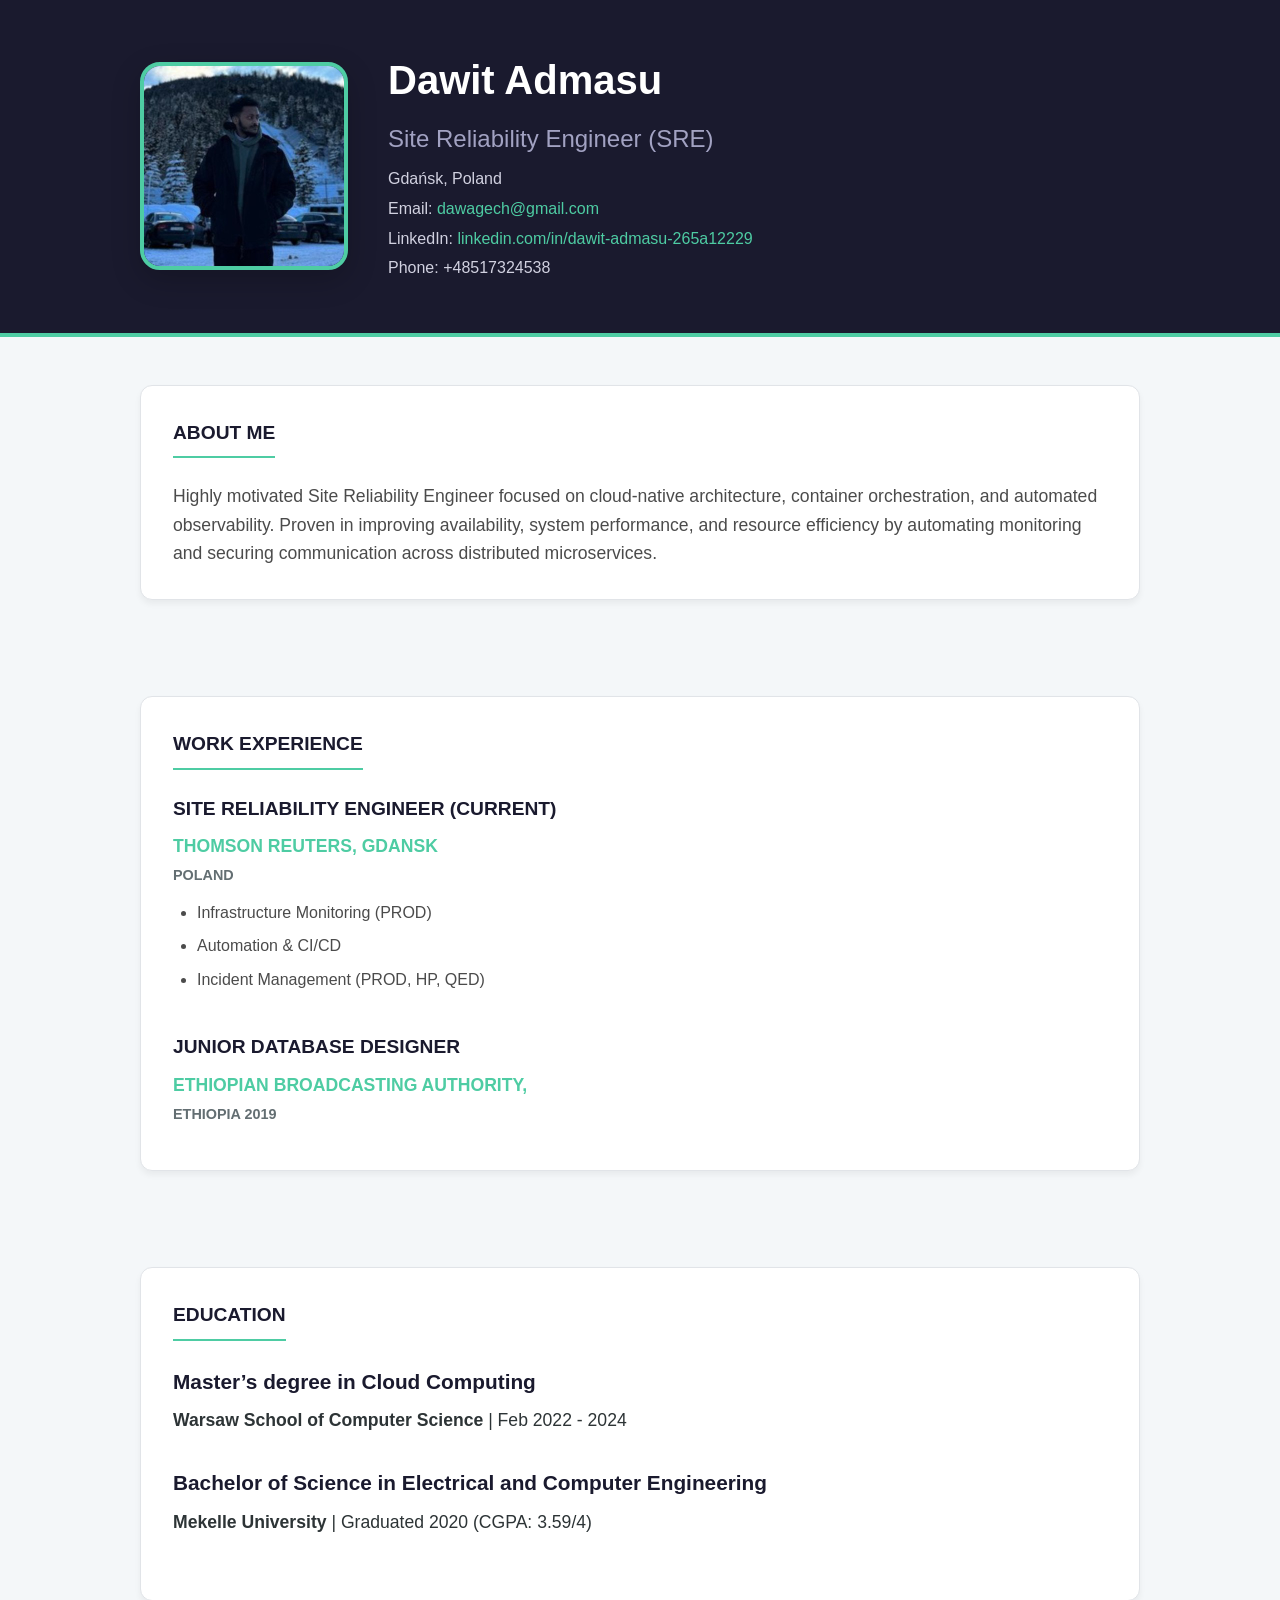
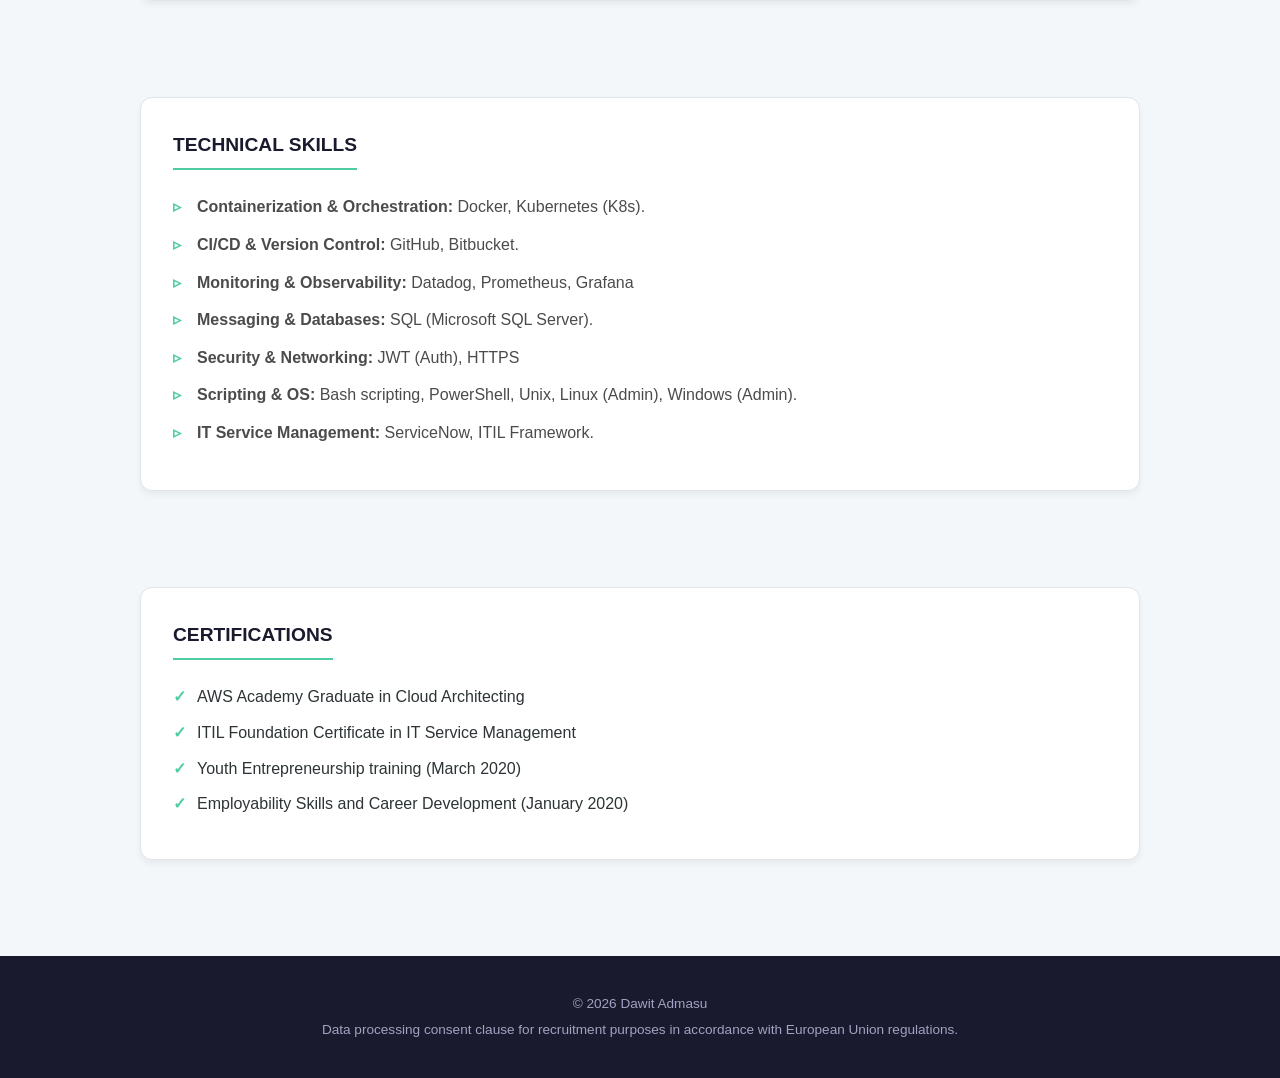
<file: src/index.html>
<!doctype html>
<html lang="en">
  <head>
    <meta charset="UTF-8" />
    <meta name="viewport" content="width=device-width, initial-scale=1.0" />
    <title>Dawit Admasu - Site Reliability Engineer</title>
    <link rel="stylesheet" href="css/style.css" />
  </head>
  <body>
    <header>
      <div class="container">
        <img
          src="images/profile.jpg"
          alt="Dawit Admasu"
          class="profile-photo"
        />
        <div class="header-info">
          <h1>Dawit Admasu</h1>
          <h2>Site Reliability Engineer (SRE)</h2>
          <p>Gdańsk, Poland</p>
          <p>
            Email: <a href="mailto:dawagech@gmail.com">dawagech@gmail.com</a>
          </p>
          <p>
            LinkedIn:
            <a
              href="https://linkedin.com/in/dawit-admasu-265a12229"
              target="_blank"
              >linkedin.com/in/dawit-admasu-265a12229</a
            >
          </p>
          <p>Phone: +48517324538</p>
        </div>
      </div>
    </header>

    <section id="about">
      <div class="container">
        <div class="resume-panel">
          <h2 class="section-title">ABOUT ME</h2>
          <p>
            Highly motivated Site Reliability Engineer focused on cloud-native
            architecture, container orchestration, and automated observability.
            Proven in improving availability, system performance, and resource
            efficiency by automating monitoring and securing communication
            across distributed microservices.
          </p>
        </div>
      </div>
    </section>

    <section id="experience">
      <div class="container">
        <div class="work-experience-panel">
          <h2 class="section-title">WORK EXPERIENCE</h2>

          <div class="experience-role">
            <h3>SITE RELIABILITY ENGINEER (CURRENT)</h3>
            <p class="experience-company">THOMSON REUTERS, GDANSK</p>
            <p class="experience-location">POLAND</p>
            <ul>
              <li>Infrastructure Monitoring (PROD)</li>
              <li>Automation &amp; CI/CD</li>
              <li>Incident Management (PROD, HP, QED)</li>
            </ul>
          </div>

          <div class="experience-role">
            <h3>JUNIOR DATABASE DESIGNER</h3>
            <p class="experience-company">ETHIOPIAN BROADCASTING AUTHORITY,</p>
            <p class="experience-location">ETHIOPIA 2019</p>
          </div>
        </div>
      </div>
    </section>

    <section id="education">
      <div class="container">
        <div class="resume-panel">
          <h2 class="section-title">EDUCATION</h2>
          <div class="degree">
            <h3>Master’s degree in Cloud Computing</h3>
            <p>
              <strong>Warsaw School of Computer Science</strong> | Feb 2022 -
              2024
            </p>
          </div>
          <div class="degree">
            <h3>Bachelor of Science in Electrical and Computer Engineering</h3>
            <p>
              <strong>Mekelle University</strong> | Graduated 2020 (CGPA:
              3.59/4)
            </p>
          </div>
        </div>
      </div>
    </section>

    <section id="skills">
      <div class="container">
        <div class="technical-skills-panel">
          <h2 class="section-title">TECHNICAL SKILLS</h2>
          <ul>
            <li>
              <strong>Containerization &amp; Orchestration:</strong> Docker,
              Kubernetes (K8s).
            </li>
            <li>
              <strong>CI/CD &amp; Version Control:</strong> GitHub, Bitbucket.
            </li>
            <li>
              <strong>Monitoring &amp; Observability:</strong> Datadog,
              Prometheus, Grafana
            </li>
            <li>
              <strong>Messaging &amp; Databases:</strong> SQL (Microsoft SQL
              Server).
            </li>
            <li>
              <strong>Security &amp; Networking:</strong> JWT (Auth), HTTPS
            </li>
            <li>
              <strong>Scripting &amp; OS:</strong> Bash scripting, PowerShell,
              Unix, Linux (Admin), Windows (Admin).
            </li>
            <li>
              <strong>IT Service Management:</strong> ServiceNow, ITIL
              Framework.
            </li>
          </ul>
        </div>
      </div>
    </section>

    <section id="certifications">
      <div class="container">
        <div class="resume-panel">
          <h2 class="section-title">CERTIFICATIONS</h2>
          <ul class="section-list">
            <li>AWS Academy Graduate in Cloud Architecting</li>
            <li>ITIL Foundation Certificate in IT Service Management</li>
            <li>Youth Entrepreneurship training (March 2020)</li>
            <li>Employability Skills and Career Development (January 2020)</li>
          </ul>
        </div>
      </div>
    </section>

    <footer>
      <div class="container">
        <p>&copy; 2026 Dawit Admasu</p>
        <p>
          Data processing consent clause for recruitment purposes in accordance
          with European Union regulations.
        </p>
      </div>
    </footer>

    <script src="js/main.js"></script>
  </body>
</html>
</file>
<file: src/css/style.css>
body {
  font-family:
    "Inter",
    -apple-system,
    BlinkMacSystemFont,
    "Segoe UI",
    Roboto,
    Helvetica,
    Arial,
    sans-serif;
  line-height: 1.6;
  margin: 0;
  padding: 0;
  background: #f4f7f9;
  color: #2d3436;
}

.container {
  max-width: 1000px;
  margin: auto;
  padding: 0 2rem;
}

header {
  background: #1a1a2e;
  color: #fff;
  padding: 3rem 0;
  text-align: left;
  border-bottom: #4ecca3 4px solid;
}

header .container {
  display: flex;
  align-items: center;
  gap: 2.5rem;
}

header a {
  color: #4ecca3;
  text-decoration: none;
  transition: color 0.3s ease;
}

header a:hover {
  color: #fff;
}

header h1 {
  margin: 0 0 0.5rem;
  font-size: 2.5rem;
  font-weight: 800;
}

.header-info h2 {
  margin: 0 0 0.5rem;
  font-weight: 400;
  color: #a2a2c2;
}

.header-info p {
  margin: 0.25rem 0;
  font-size: 1rem;
  color: #d1d1e0;
}

.profile-photo {
  width: 200px;
  height: 200px;
  object-fit: cover;
  border-radius: 20px;
  border: 4px solid #4ecca3;
  box-shadow: 0 10px 30px rgba(0, 0, 0, 0.2);
  flex-shrink: 0;
}

@media (max-width: 768px) {
  header {
    text-align: center;
  }

  header .container {
    flex-direction: column;
    text-align: center;
  }

  .header-info {
    text-align: center;
  }
}

section {
  padding: 3rem 0;
}

.resume-panel,
.work-experience-panel,
.technical-skills-panel {
  background: #fff;
  border-radius: 12px;
  padding: 2rem;
  box-shadow: 0 4px 6px rgba(0, 0, 0, 0.05);
  border: 1px solid #e1e4e8;
}

.section-title {
  text-align: left;
  text-transform: uppercase;
  display: block;
  color: #1a1a2e;
  font-size: 1.2rem;
  font-weight: 700;
  margin: 0 0 1.5rem;
  padding-bottom: 0.5rem;
  border-bottom: 2px solid #4ecca3;
  width: fit-content;
}

.job,
.degree,
.project-item {
  margin-bottom: 2rem;
}

.job h3,
.degree h3,
.project-item h3 {
  margin: 0 0 0.5rem;
  color: #1a1a2e;
  font-size: 1.3rem;
  font-weight: 700;
}

.job p,
.degree p {
  margin: 0;
  font-size: 1.1rem;
}

.experience-role {
  margin-bottom: 2.5rem;
}

.experience-role:last-child {
  margin-bottom: 0;
}

.experience-role h3 {
  margin: 0 0 8px;
  color: #1a1a2e;
  font-size: 1.2rem;
  font-weight: 700;
}

.experience-company {
  margin: 0 0 4px;
  display: inline-block;
  font-weight: 700;
  color: #4ecca3;
  font-size: 1.1rem;
}

.experience-location {
  margin: 0 0 12px;
  font-size: 0.9rem;
  color: #636e72;
  font-weight: 600;
  text-transform: uppercase;
}

.experience-role ul {
  margin: 0;
  padding-left: 1.5rem;
}

.experience-role li {
  color: #4b4b4b;
  font-size: 1rem;
  margin: 8px 0;
}

.technical-skills-panel ul {
  margin: 0;
  padding-left: 0;
  list-style: none;
}

.technical-skills-panel li {
  color: #4b4b4b;
  font-size: 1rem;
  margin: 12px 0;
  padding-left: 1.5rem;
  position: relative;
}

.technical-skills-panel li::before {
  content: "▹";
  position: absolute;
  left: 0;
  color: #4ecca3;
  font-weight: bold;
}

.section-list {
  margin: 0;
  padding-left: 0;
  list-style: none;
}

.section-list li {
  font-size: 1rem;
  margin: 10px 0;
  padding-left: 1.5rem;
  position: relative;
}

.section-list li::before {
  content: "✓";
  position: absolute;
  left: 0;
  color: #4ecca3;
  font-weight: bold;
}

#about p {
  margin: 0;
  font-size: 1.1rem;
  color: #4b4b4b;
}

footer {
  background: #1a1a2e;
  color: #a2a2c2;
  text-align: center;
  padding: 2rem 0;
  margin-top: 3rem;
}

footer p {
  font-size: 0.85rem;
  margin: 5px 0;
}
</file>
